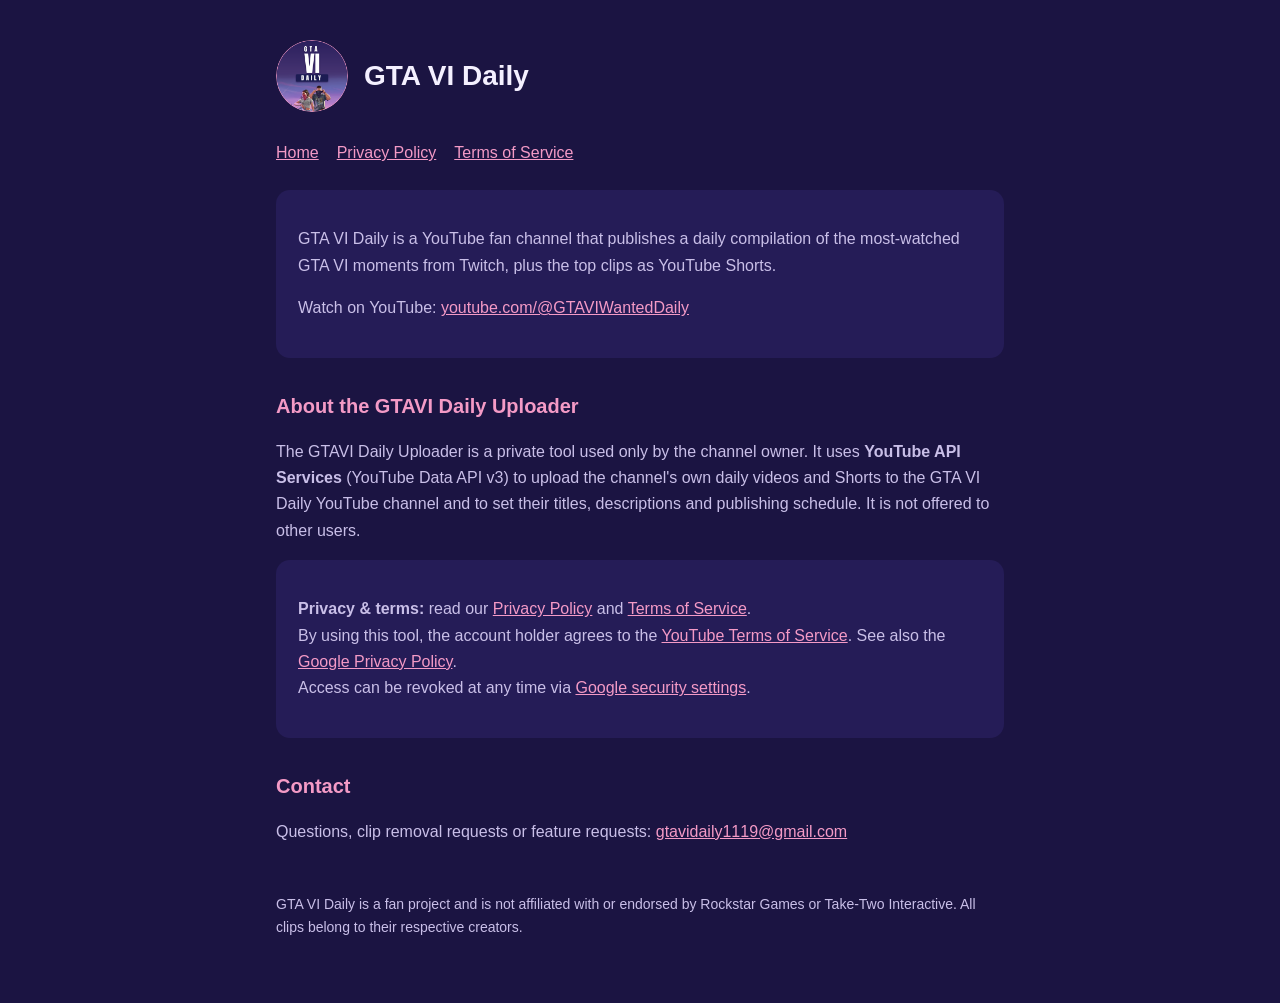
<file: index.html>
<!doctype html>
<html lang="en"><head><meta charset="utf-8"><meta name="viewport" content="width=device-width,initial-scale=1">
<title>GTA VI Daily</title><meta name="description" content="GTA VI Daily – the best GTA 6 Twitch clips, every day.">
<link rel="icon" href="logo.png"><link rel="stylesheet" href="style.css"></head>
<body><main>
<header><img src="logo.png" alt="GTA VI Daily logo"><h1>GTA VI Daily</h1></header>
<nav><a href="index.html">Home</a><a href="privacy.html">Privacy Policy</a><a href="terms.html">Terms of Service</a></nav>
<div class="card">
<p>GTA VI Daily is a YouTube fan channel that publishes a daily compilation of the most-watched GTA VI moments from Twitch, plus the top clips as YouTube Shorts.</p>
<p>Watch on YouTube: <a href="https://www.youtube.com/@GTAVIWantedDaily">youtube.com/@GTAVIWantedDaily</a></p>
</div>
<h2>About the GTAVI Daily Uploader</h2>
<p>The GTAVI Daily Uploader is a private tool used only by the channel owner. It uses <strong>YouTube API Services</strong> (YouTube Data API v3) to upload the channel's own daily videos and Shorts to the GTA VI Daily YouTube channel and to set their titles, descriptions and publishing schedule. It is not offered to other users.</p>
<div class="card">
<p><strong>Privacy &amp; terms:</strong> read our <a href="privacy.html">Privacy Policy</a> and <a href="terms.html">Terms of Service</a>.<br>
By using this tool, the account holder agrees to the <a href="https://www.youtube.com/t/terms">YouTube Terms of Service</a>. See also the <a href="https://policies.google.com/privacy">Google Privacy Policy</a>.<br>
Access can be revoked at any time via <a href="https://myaccount.google.com/permissions">Google security settings</a>.</p>
</div>
<h2>Contact</h2>
<p>Questions, clip removal requests or feature requests: <a href="mailto:gtavidaily1119@gmail.com">gtavidaily1119@gmail.com</a></p>
<footer>GTA VI Daily is a fan project and is not affiliated with or endorsed by Rockstar Games or Take-Two Interactive. All clips belong to their respective creators.</footer>
</main></body></html>
</file>
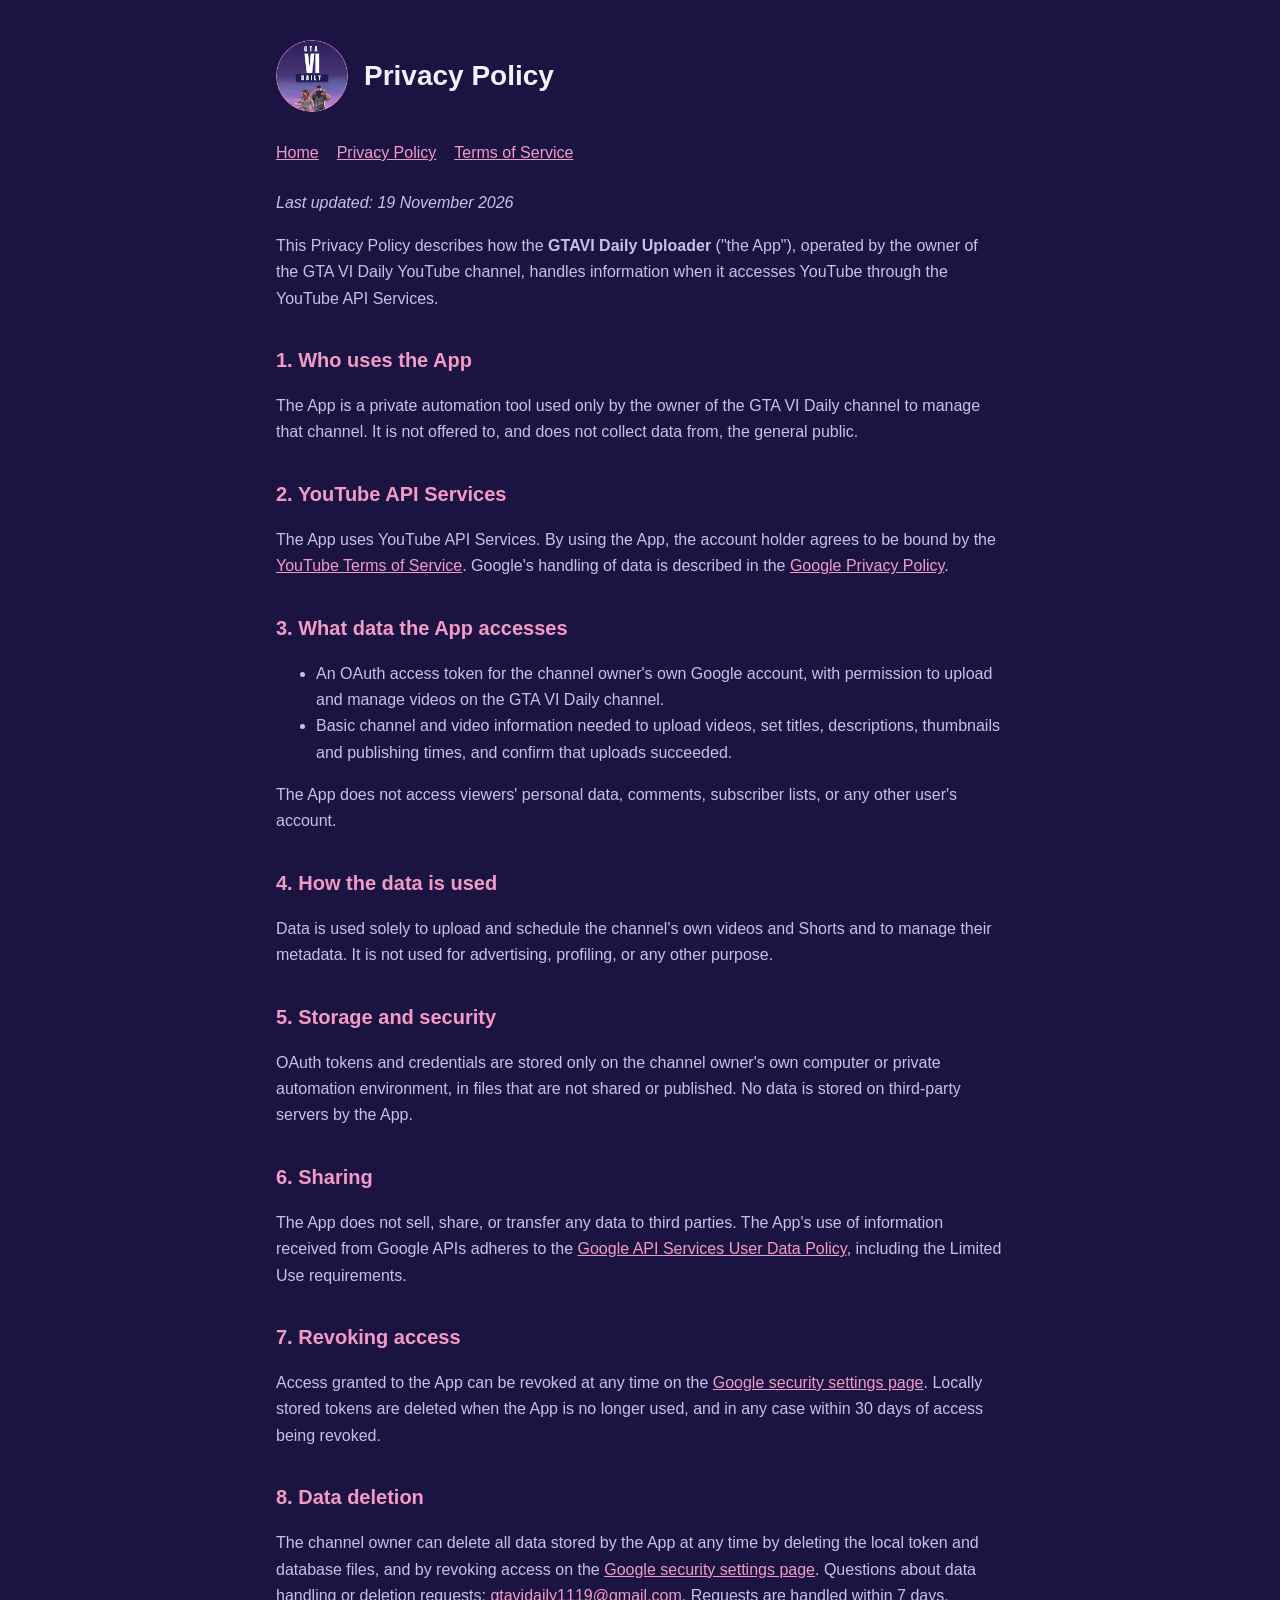
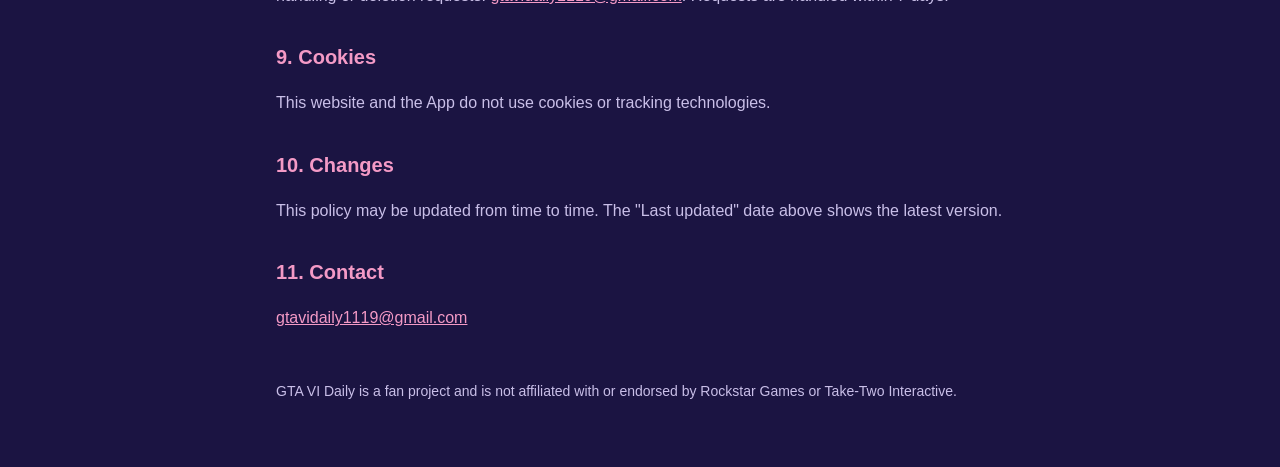
<file: privacy.html>
<!doctype html>
<html lang="en"><head><meta charset="utf-8"><meta name="viewport" content="width=device-width,initial-scale=1">
<title>Privacy Policy – GTA VI Daily</title><link rel="icon" href="logo.png"><link rel="stylesheet" href="style.css"></head>
<body><main>
<header><img src="logo.png" alt="GTA VI Daily logo"><h1>Privacy Policy</h1></header>
<nav><a href="index.html">Home</a><a href="privacy.html">Privacy Policy</a><a href="terms.html">Terms of Service</a></nav>
<p><em>Last updated: 19 November 2026</em></p>

<p>This Privacy Policy describes how the <strong>GTAVI Daily Uploader</strong> ("the App"), operated by the owner of the GTA VI Daily YouTube channel, handles information when it accesses YouTube through the YouTube API Services.</p>

<h2>1. Who uses the App</h2>
<p>The App is a private automation tool used only by the owner of the GTA VI Daily channel to manage that channel. It is not offered to, and does not collect data from, the general public.</p>

<h2>2. YouTube API Services</h2>
<p>The App uses YouTube API Services. By using the App, the account holder agrees to be bound by the <a href="https://www.youtube.com/t/terms">YouTube Terms of Service</a>. Google's handling of data is described in the <a href="https://policies.google.com/privacy">Google Privacy Policy</a>.</p>

<h2>3. What data the App accesses</h2>
<ul>
<li>An OAuth access token for the channel owner's own Google account, with permission to upload and manage videos on the GTA VI Daily channel.</li>
<li>Basic channel and video information needed to upload videos, set titles, descriptions, thumbnails and publishing times, and confirm that uploads succeeded.</li>
</ul>
<p>The App does not access viewers' personal data, comments, subscriber lists, or any other user's account.</p>

<h2>4. How the data is used</h2>
<p>Data is used solely to upload and schedule the channel's own videos and Shorts and to manage their metadata. It is not used for advertising, profiling, or any other purpose.</p>

<h2>5. Storage and security</h2>
<p>OAuth tokens and credentials are stored only on the channel owner's own computer or private automation environment, in files that are not shared or published. No data is stored on third-party servers by the App.</p>

<h2>6. Sharing</h2>
<p>The App does not sell, share, or transfer any data to third parties. The App's use of information received from Google APIs adheres to the <a href="https://developers.google.com/terms/api-services-user-data-policy">Google API Services User Data Policy</a>, including the Limited Use requirements.</p>

<h2>7. Revoking access</h2>
<p>Access granted to the App can be revoked at any time on the <a href="https://myaccount.google.com/permissions">Google security settings page</a>. Locally stored tokens are deleted when the App is no longer used, and in any case within 30 days of access being revoked.</p>

<h2>8. Data deletion</h2>
<p>The channel owner can delete all data stored by the App at any time by deleting the local token and database files, and by revoking access on the <a href="https://myaccount.google.com/permissions">Google security settings page</a>. Questions about data handling or deletion requests: <a href="mailto:gtavidaily1119@gmail.com">gtavidaily1119@gmail.com</a>. Requests are handled within 7 days.</p>

<h2>9. Cookies</h2>
<p>This website and the App do not use cookies or tracking technologies.</p>

<h2>10. Changes</h2>
<p>This policy may be updated from time to time. The "Last updated" date above shows the latest version.</p>

<h2>11. Contact</h2>
<p><a href="mailto:gtavidaily1119@gmail.com">gtavidaily1119@gmail.com</a></p>

<footer>GTA VI Daily is a fan project and is not affiliated with or endorsed by Rockstar Games or Take-Two Interactive.</footer>
</main></body></html>
</file>
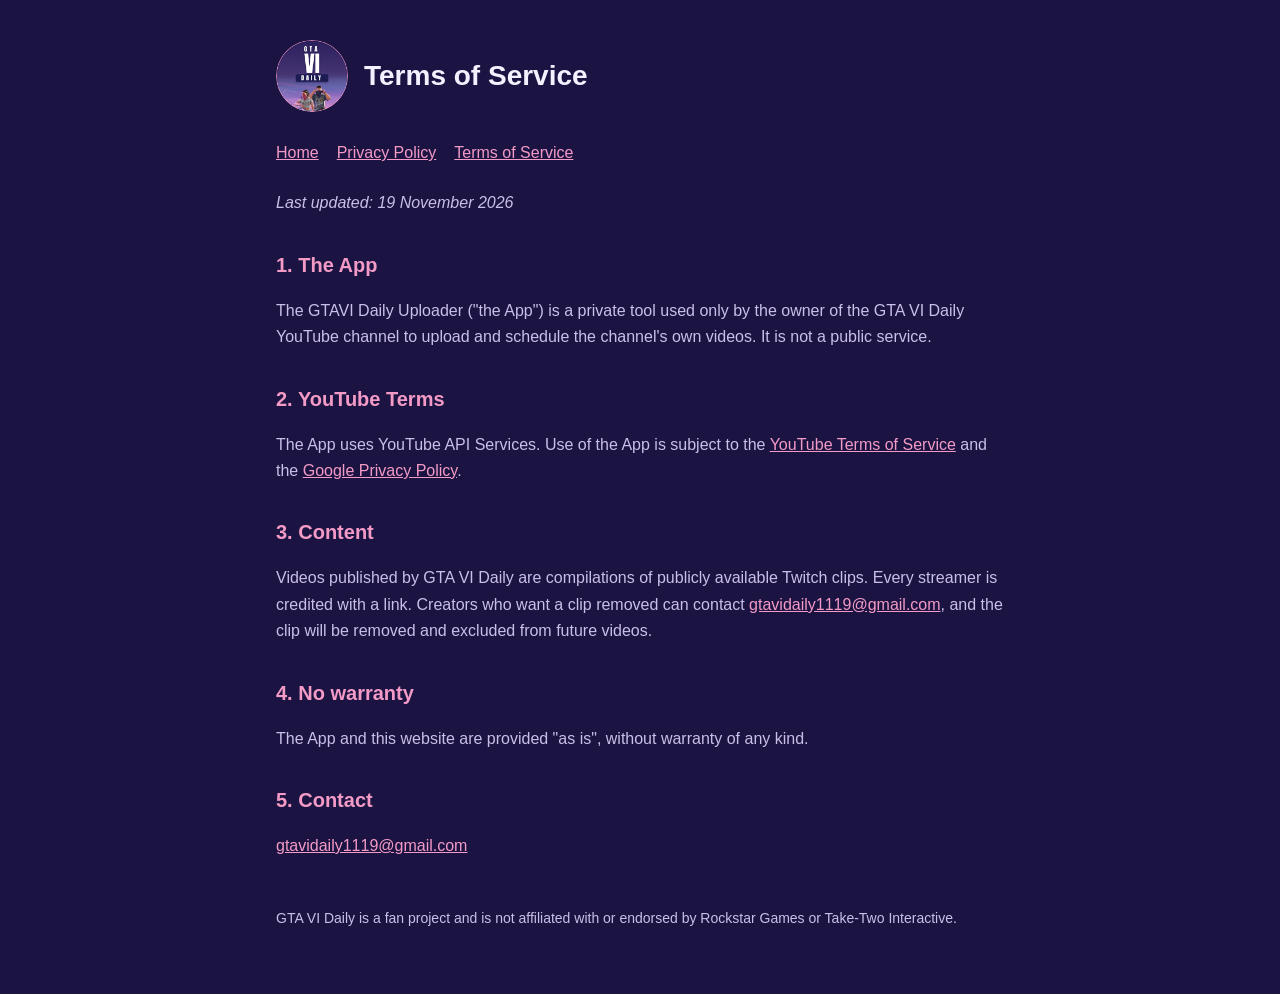
<file: terms.html>
<!doctype html>
<html lang="en"><head><meta charset="utf-8"><meta name="viewport" content="width=device-width,initial-scale=1">
<title>Terms of Service – GTA VI Daily</title><link rel="icon" href="logo.png"><link rel="stylesheet" href="style.css"></head>
<body><main>
<header><img src="logo.png" alt="GTA VI Daily logo"><h1>Terms of Service</h1></header>
<nav><a href="index.html">Home</a><a href="privacy.html">Privacy Policy</a><a href="terms.html">Terms of Service</a></nav>
<p><em>Last updated: 19 November 2026</em></p>

<h2>1. The App</h2>
<p>The GTAVI Daily Uploader ("the App") is a private tool used only by the owner of the GTA VI Daily YouTube channel to upload and schedule the channel's own videos. It is not a public service.</p>

<h2>2. YouTube Terms</h2>
<p>The App uses YouTube API Services. Use of the App is subject to the <a href="https://www.youtube.com/t/terms">YouTube Terms of Service</a> and the <a href="https://policies.google.com/privacy">Google Privacy Policy</a>.</p>

<h2>3. Content</h2>
<p>Videos published by GTA VI Daily are compilations of publicly available Twitch clips. Every streamer is credited with a link. Creators who want a clip removed can contact <a href="mailto:gtavidaily1119@gmail.com">gtavidaily1119@gmail.com</a>, and the clip will be removed and excluded from future videos.</p>

<h2>4. No warranty</h2>
<p>The App and this website are provided "as is", without warranty of any kind.</p>

<h2>5. Contact</h2>
<p><a href="mailto:gtavidaily1119@gmail.com">gtavidaily1119@gmail.com</a></p>

<footer>GTA VI Daily is a fan project and is not affiliated with or endorsed by Rockstar Games or Take-Two Interactive.</footer>
</main></body></html>
</file>
<file: style.css>
:root{--bg:#1b1442;--card:#251c57;--text:#f4f0ff;--muted:#c9bfe8;--accent:#f49ac6}
*{box-sizing:border-box}
body{margin:0;background:var(--bg);color:var(--text);font:16px/1.65 -apple-system,BlinkMacSystemFont,"Segoe UI",Roboto,sans-serif}
main{max-width:760px;margin:0 auto;padding:40px 16px 64px}
header{display:flex;align-items:center;gap:16px;margin-bottom:28px}
header img{width:72px;height:72px;border-radius:50%}
h1{font-size:28px;margin:0}
h2{font-size:20px;margin:32px 0 8px;color:var(--accent)}
p,li{color:var(--muted)}
a{color:var(--accent)}
nav{display:flex;gap:18px;margin:0 0 24px;flex-wrap:wrap}
.card{background:var(--card);border-radius:14px;padding:20px 22px}
footer{margin-top:48px;font-size:14px;color:var(--muted)}
</file>
